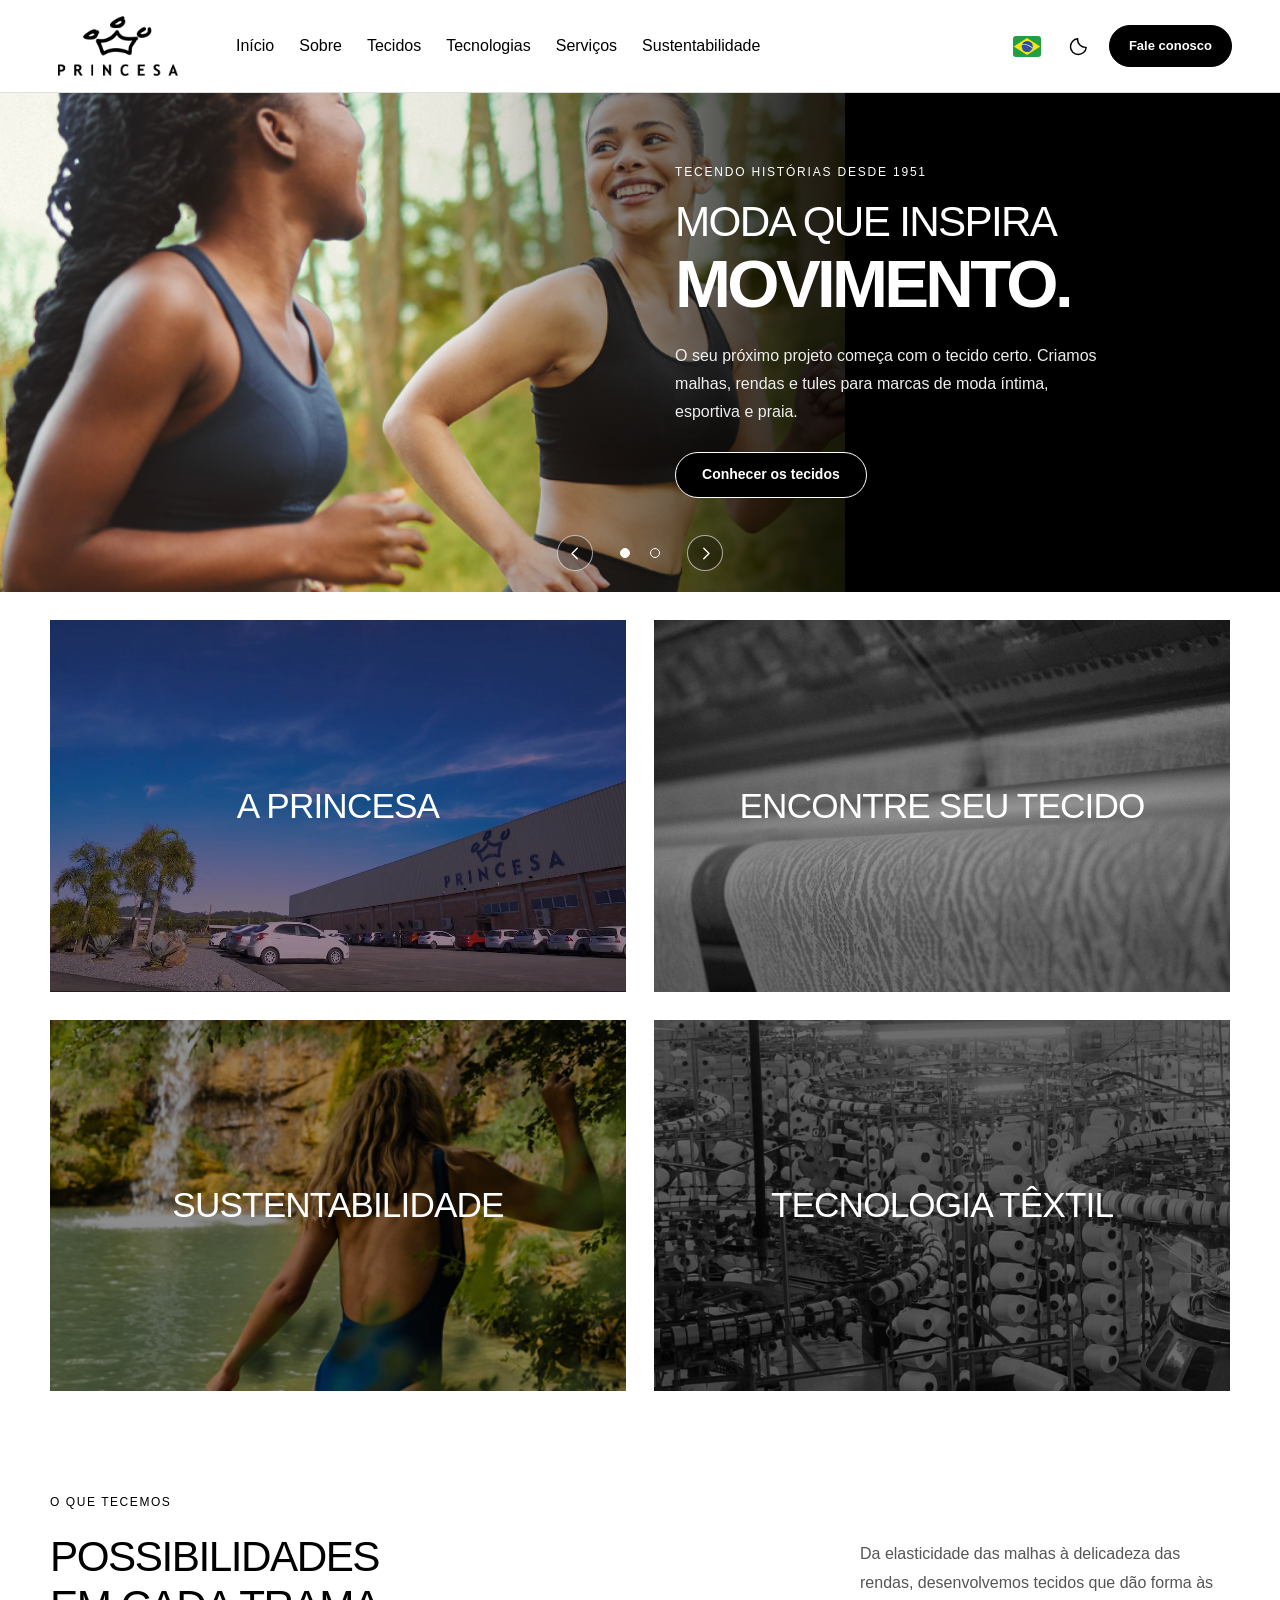
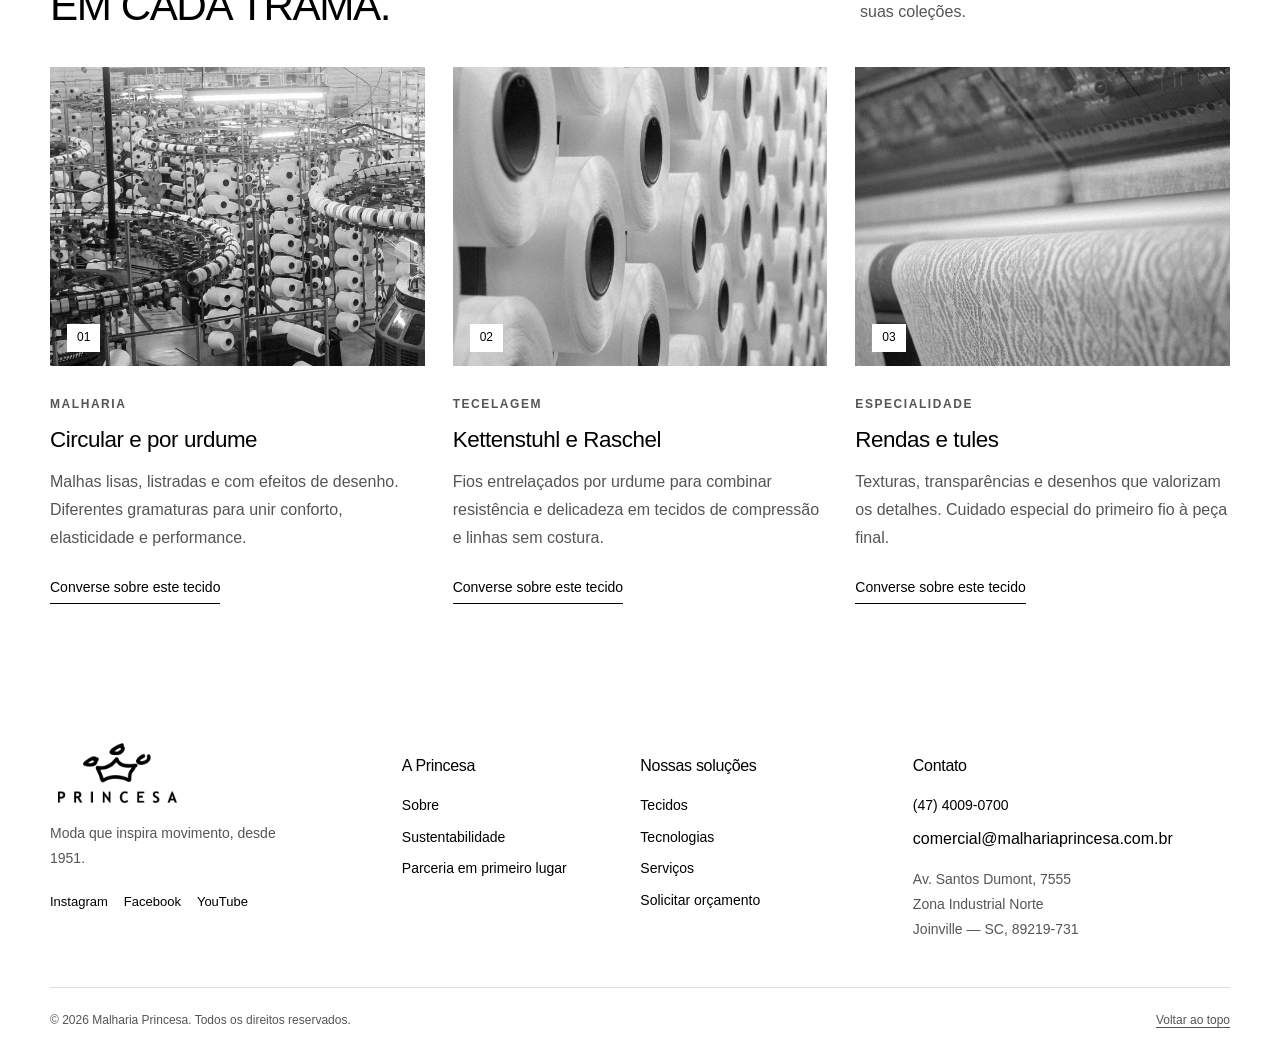
<file: index.html>
<!doctype html>
<html lang="pt-BR" data-theme="light">
<head>
  <meta charset="utf-8">
  <meta name="viewport" content="width=device-width,initial-scale=1">
  <meta name="description" content="Desde 1951, a Malharia Princesa desenvolve tecidos para moda íntima, esportiva e praia em Joinville, Santa Catarina.">
  <meta name="theme-color" content="#ffffff">
  <title>Malharia Princesa — Moda que inspira movimento</title>
  <link rel="icon" type="image/svg+xml" href="data:image/svg+xml,%3Csvg xmlns='http://www.w3.org/2000/svg' viewBox='0 0 32 32'%3E%3Crect width='32' height='32' rx='7' fill='%23000000'/%3E%3Cpath d='m6 12 5 4 5-8 5 8 5-4-3 12H9Z' fill='none' stroke='white' stroke-width='2.4' stroke-linejoin='round'/%3E%3C/svg%3E">
  <link rel="stylesheet" href="css/site.css">
  <link rel="stylesheet" href="css/campaign-layout.css">
  <script src="js/theme.js"></script>
  <script src="js/translations.js" defer></script>
  <script src="js/site.js" defer></script>
</head>
<body>
  <a class="skip-link" href="#conteudo" data-i18n="ui.skip">Pular para o conteúdo</a>
  <header class="site-header" id="siteHeader">
    <div class="header-inner">
      <a class="brand" href="#topo" aria-label="Malharia Princesa — início" data-i18n-aria="ui.home">
        <img class="logo-light" src="assets/images/logo-dark.png" width="314" height="158" alt="Malharia Princesa">
        <img class="logo-dark" src="assets/images/logo-negativo.png" width="1705" height="818" alt="Malharia Princesa">
      </a>
      <nav class="desktop-nav" aria-label="Navegação principal" data-i18n-aria="ui.navigation">
        <a href="#topo" data-i18n="home.start">Início</a>
        <a href="institucional.html#sobre" data-i18n="nav.about">Sobre</a>
        <a href="#tecidos" data-i18n="nav.fabrics">Tecidos</a>
        <a href="institucional.html#tecnologias" data-i18n="nav.technologies">Tecnologias</a>
        <a href="institucional.html#servicos" data-i18n="nav.services">Serviços</a>
        <a href="institucional.html#sustentabilidade" data-i18n="nav.sustainability">Sustentabilidade</a>
      </nav>
      <div class="header-tools">
        <details id="languagePicker" class="language-picker">
          <summary id="languageSelect" class="icon-button language-select" aria-label="Selecionar idioma: Português (Brasil)" data-i18n-aria="language.select" title="Português (Brasil)"><img id="languageFlag" class="language-flag" src="assets/flags/br.svg" width="28" height="21" alt="" aria-hidden="true"></summary>
          <div class="language-options" role="group" aria-label="Selecionar idioma" data-i18n-aria="language.select">
            <button class="language-option" type="button" data-language="pt-BR" data-language-name="Português (Brasil)" aria-label="Português (Brasil)" aria-pressed="true" title="Português (Brasil)" lang="pt-BR"><img class="language-flag" src="assets/flags/br.svg" width="28" height="21" alt="" aria-hidden="true"></button>
            <button class="language-option" type="button" data-language="en" data-language-name="English (United States)" aria-label="English (United States)" aria-pressed="false" title="English (United States)" lang="en"><img class="language-flag" src="assets/flags/us.svg" width="28" height="21" alt="" aria-hidden="true"></button>
            <button class="language-option" type="button" data-language="es" data-language-name="Español (España)" aria-label="Español (España)" aria-pressed="false" title="Español (España)" lang="es"><img class="language-flag" src="assets/flags/es.svg" width="28" height="21" alt="" aria-hidden="true"></button>
            <button class="language-option" type="button" data-language="zh-CN" data-language-name="简体中文（中国）" aria-label="简体中文（中国）" aria-pressed="false" title="简体中文（中国）" lang="zh-CN"><img class="language-flag" src="assets/flags/cn.svg" width="28" height="21" alt="" aria-hidden="true"></button>
          </div>
        </details>
        <button id="themeToggle" class="icon-button theme-toggle" type="button" aria-label="Alternar entre tema claro e escuro" data-i18n-aria="theme.toggle" aria-pressed="false">
          <svg class="moon" viewBox="0 0 24 24" aria-hidden="true"><path d="M20.8 13A9 9 0 0 1 11 3.2 9 9 0 1 0 20.8 13Z"/></svg>
          <svg class="sun" viewBox="0 0 24 24" aria-hidden="true"><circle cx="12" cy="12" r="4"/><path d="M12 2v2m0 16v2M2 12h2m16 0h2M5 5l1.5 1.5m11 11L19 19M5 19l1.5-1.5m11-11L19 5"/></svg>
        </button>
        <a class="button button-small header-contact" href="institucional.html#contato" data-i18n="nav.contact">Fale conosco</a>
        <button id="burger" class="icon-button burger" aria-expanded="false" aria-controls="mobileNav" aria-label="Abrir menu" data-i18n-aria="menu.open" type="button"><span></span><span></span></button>
      </div>
    </div>
    <nav id="mobileNav" class="mobile-nav" aria-label="Navegação principal" data-i18n-aria="ui.navigation" hidden>
      <a href="#topo" data-i18n="home.start">Início</a>
      <a href="institucional.html#sobre" data-i18n="nav.about">Sobre</a><a href="#tecidos" data-i18n="nav.fabrics">Tecidos</a><a href="institucional.html#tecnologias" data-i18n="nav.technologies">Tecnologias</a><a href="institucional.html#servicos" data-i18n="nav.services">Serviços</a><a href="institucional.html#sustentabilidade" data-i18n="nav.sustainability">Sustentabilidade</a><a href="institucional.html#contato" data-i18n="nav.contact">Fale conosco</a>
    </nav>
  </header>
  <main id="conteudo">
    <section class="hero" id="topo" aria-label="Destaques da Malharia Princesa" data-i18n-aria="home.campaign">
      <article class="campaign-slide campaign-slide--fashion" data-campaign>
        <img class="campaign-image" src="assets/images/contato.jpeg" width="700" height="875" alt="Moda esportiva em movimento" data-i18n-alt="ui.heroAlt" fetchpriority="high" draggable="false">
        <div class="campaign-inner"><div class="campaign-copy">
          <p class="eyebrow" data-i18n="ui.since">Tecendo histórias desde 1951</p>
          <h1 class="campaign-heading"><span data-i18n="ui.heroStart">Moda que inspira</span><em data-i18n="ui.heroEnd">movimento.</em></h1>
          <p class="campaign-description" data-i18n="ui.heroDescription">O seu próximo projeto começa com o tecido certo. Criamos malhas, rendas e tules para marcas de moda íntima, esportiva e praia.</p>
          <a class="button" href="#tecidos" data-i18n="hero.fabricsCta">Conhecer os tecidos</a>
        </div></div>
      </article>
      <article class="campaign-slide campaign-slide--factory" data-campaign hidden>
        <img class="campaign-image" src="assets/images/fabrica-princesa.jpg" width="1280" height="720" alt="Fachada da Malharia Princesa em Joinville" data-i18n-alt="home.factoryAlt" draggable="false">
        <div class="campaign-inner"><div class="campaign-copy">
          <p class="eyebrow" data-i18n="hero.location">Joinville · SC · Brasil</p>
          <h2 class="campaign-heading campaign-heading--factory"><span data-i18n="home.factoryStart">75 anos de história.</span><strong data-i18n="home.factoryStrong">O futuro em cada fio.</strong></h2>
          <p class="campaign-description" data-i18n="home.factoryText">Da nossa história em Joinville às coleções de todo o Brasil. Conhecimento, tecnologia e cuidado em cada etapa.</p>
          <a class="button" href="institucional.html#sobre" data-i18n="home.aboutCta">Conheça a Princesa</a>
        </div></div>
      </article>
      <div class="campaign-controls">
        <button class="campaign-control" id="campaignPrev" type="button" aria-label="Destaque anterior" data-i18n-aria="home.previous"><svg viewBox="0 0 24 24" aria-hidden="true"><path d="m14 6-6 6 6 6"/></svg></button>
        <div class="campaign-dots"><button class="campaign-dot" type="button" data-campaign-index="0" aria-label="Ver destaque de moda" data-i18n-aria="home.slideFashion" aria-pressed="true"></button><button class="campaign-dot" type="button" data-campaign-index="1" aria-label="Ver destaque da Princesa" data-i18n-aria="home.slideHistory" aria-pressed="false"></button></div>
        <button class="campaign-control" id="campaignNext" type="button" aria-label="Próximo destaque" data-i18n-aria="home.next"><svg viewBox="0 0 24 24" aria-hidden="true"><path d="m10 6 6 6-6 6"/></svg></button>
      </div>
      <span class="sr-only" id="campaignStatus" aria-live="polite" data-i18n="home.slideFashion">Ver destaque de moda</span>
    </section>

    <nav class="feature-navigation container" aria-label="Explore a Princesa" data-i18n-aria="home.explore">
      <a class="feature-tile feature-tile--brand" href="institucional.html#sobre"><img src="assets/images/fabrica-princesa.jpg" width="1280" height="720" alt="" loading="lazy"><span class="feature-label" data-i18n="home.brandTile">A Princesa</span></a>
      <a class="feature-tile" href="#tecidos"><img src="assets/images/tecido-rendas.jpeg" width="700" height="525" alt="" loading="lazy"><span class="feature-label" data-i18n="home.fabricTile">Encontre seu tecido</span></a>
      <a class="feature-tile feature-tile--nature" href="institucional.html#sustentabilidade"><img src="assets/images/sustentabilidade.jpeg" width="500" height="312" alt="" loading="lazy"><span class="feature-label" data-i18n="nav.sustainability">Sustentabilidade</span></a>
      <a class="feature-tile feature-tile--technology" href="institucional.html#tecnologias"><img src="assets/images/tecido-malharia.jpeg" width="700" height="525" alt="" loading="lazy"><span class="feature-label" data-i18n="home.technologyTile">Tecnologia têxtil</span></a>
    </nav>


    <section class="section fabrics-section" id="tecidos">
      <div class="container">
        <div class="section-heading"><div><p class="eyebrow" data-i18n="fabrics.eyebrow">O QUE TECEMOS</p><h2 data-i18n="ui.fabricsHeading">Possibilidades em<br>cada trama.</h2></div><p class="section-intro" data-i18n="ui.fabricsIntro">Da elasticidade das malhas à delicadeza das rendas, desenvolvemos tecidos que dão forma às suas coleções.</p></div>
        <div class="fabric-grid">
          <article class="fabric-card"><div class="fabric-image"><img src="assets/images/tecido-malharia.jpeg" width="700" height="525" loading="lazy" alt="Malharia circular e por urdume" data-i18n-alt="alt.knitting"><span class="image-index">01</span></div><div class="fabric-info"><span class="category" data-i18n="ui.knitting">MALHARIA</span><h3 data-i18n="fabrics.card1.title">Circular e por urdume</h3><p data-i18n="ui.knittingText">Malhas lisas, listradas e com efeitos de desenho. Diferentes gramaturas para unir conforto, elasticidade e performance.</p><a class="text-link" href="institucional.html#contato" data-i18n="ui.fabricContact">Converse sobre este tecido</a></div></article>
          <article class="fabric-card"><div class="fabric-image"><img src="assets/images/tecido-tecelagem.jpeg" width="700" height="525" loading="lazy" alt="Tecelagem Kettenstuhl e Raschel" data-i18n-alt="alt.weaving"><span class="image-index">02</span></div><div class="fabric-info"><span class="category" data-i18n="ui.weaving">TECELAGEM</span><h3 data-i18n="fabrics.card2.title">Kettenstuhl e Raschel</h3><p data-i18n="ui.weavingText">Fios entrelaçados por urdume para combinar resistência e delicadeza em tecidos de compressão e linhas sem costura.</p><a class="text-link" href="institucional.html#contato" data-i18n="ui.fabricContact">Converse sobre este tecido</a></div></article>
          <article class="fabric-card"><div class="fabric-image"><img src="assets/images/tecido-rendas.jpeg" width="700" height="525" loading="lazy" alt="Rendas e tules Malharia Princesa" data-i18n-alt="alt.laces"><span class="image-index">03</span></div><div class="fabric-info"><span class="category" data-i18n="ui.specialty">ESPECIALIDADE</span><h3 data-i18n="fabrics.card3.title">Rendas e tules</h3><p data-i18n="ui.lacesText">Texturas, transparências e desenhos que valorizam os detalhes. Cuidado especial do primeiro fio à peça final.</p><a class="text-link" href="institucional.html#contato" data-i18n="ui.fabricContact">Converse sobre este tecido</a></div></article>
        </div>
      </div>
    </section>

  </main>

  <footer class="site-footer"><div class="container">
    <div class="footer-grid">
      <div class="footer-company-column"><a class="brand footer-brand" href="#topo" aria-label="Malharia Princesa — início" data-i18n-aria="ui.home"><img class="logo-light" src="assets/images/logo-dark.png" width="314" height="158" alt="Malharia Princesa"><img class="logo-dark" src="assets/images/logo-negativo.png" width="1705" height="818" alt="Malharia Princesa"></a><p class="footer-brand-copy" data-i18n="footer.tagline">Moda que inspira movimento, desde 1951.</p><div class="footer-social"><a href="https://www.instagram.com/malhariaprincesa/" target="_blank" rel="noopener noreferrer">Instagram</a><a href="https://www.facebook.com/malhariaprincesa/" target="_blank" rel="noopener noreferrer">Facebook</a><a href="https://youtube.com/UC2OhDOa1EUY6WdGFtgR7V8w" target="_blank" rel="noopener noreferrer">YouTube</a></div></div>
      <div><h3 class="footer-heading" data-i18n="home.brandTile">A Princesa</h3><nav class="footer-links"><a href="institucional.html#sobre" data-i18n="nav.about">Sobre</a><a href="institucional.html#sustentabilidade" data-i18n="nav.sustainability">Sustentabilidade</a><a href="institucional.html#depoimentos" data-i18n="testimonials.title">Parceria em primeiro lugar</a></nav></div>
      <div><h3 class="footer-heading" data-i18n="home.solutions">Nossas soluções</h3><nav class="footer-links"><a href="#tecidos" data-i18n="nav.fabrics">Tecidos</a><a href="institucional.html#tecnologias" data-i18n="nav.technologies">Tecnologias</a><a href="institucional.html#servicos" data-i18n="nav.services">Serviços</a><a href="institucional.html#contato" data-i18n="hero.quoteCta">Solicitar orçamento</a></nav></div>
      <div class="footer-contact-column"><h3 class="footer-heading" data-i18n="contact.contact">Contato</h3><div class="footer-links"><a href="tel:+554740090700">(47) 4009-0700</a><a class="contact-email" href="mailto:comercial@malhariaprincesa.com.br">comercial@malhariaprincesa.com.br</a></div><p class="footer-address">Av. Santos Dumont, 7555<br>Zona Industrial Norte<br>Joinville — SC, 89219-731</p></div>
    </div>
    <div class="footer-bottom"><p data-i18n="footer.copyright">© 2026 Malharia Princesa. Todos os direitos reservados.</p><a class="back-top" href="#topo" data-i18n="home.backTop">Voltar ao topo</a></div>
  </div></footer>
</body>
</html>
</file>
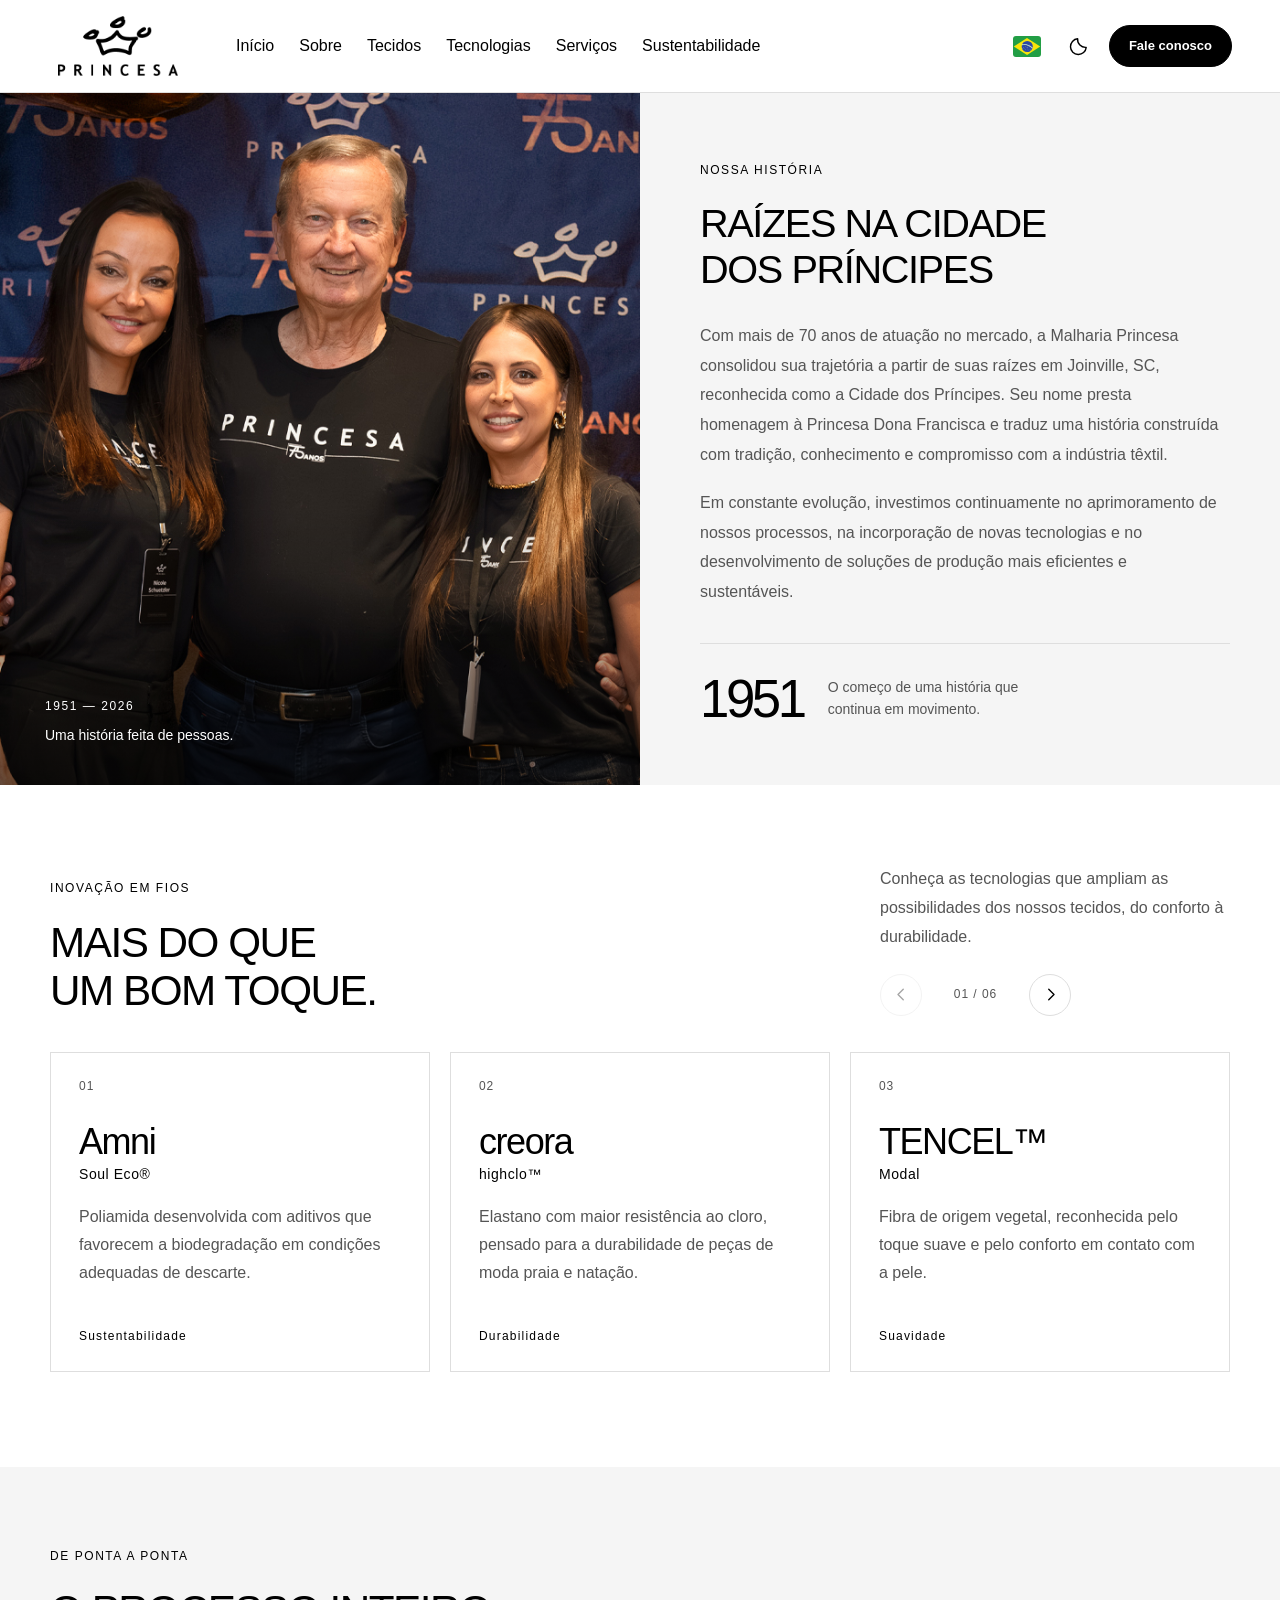
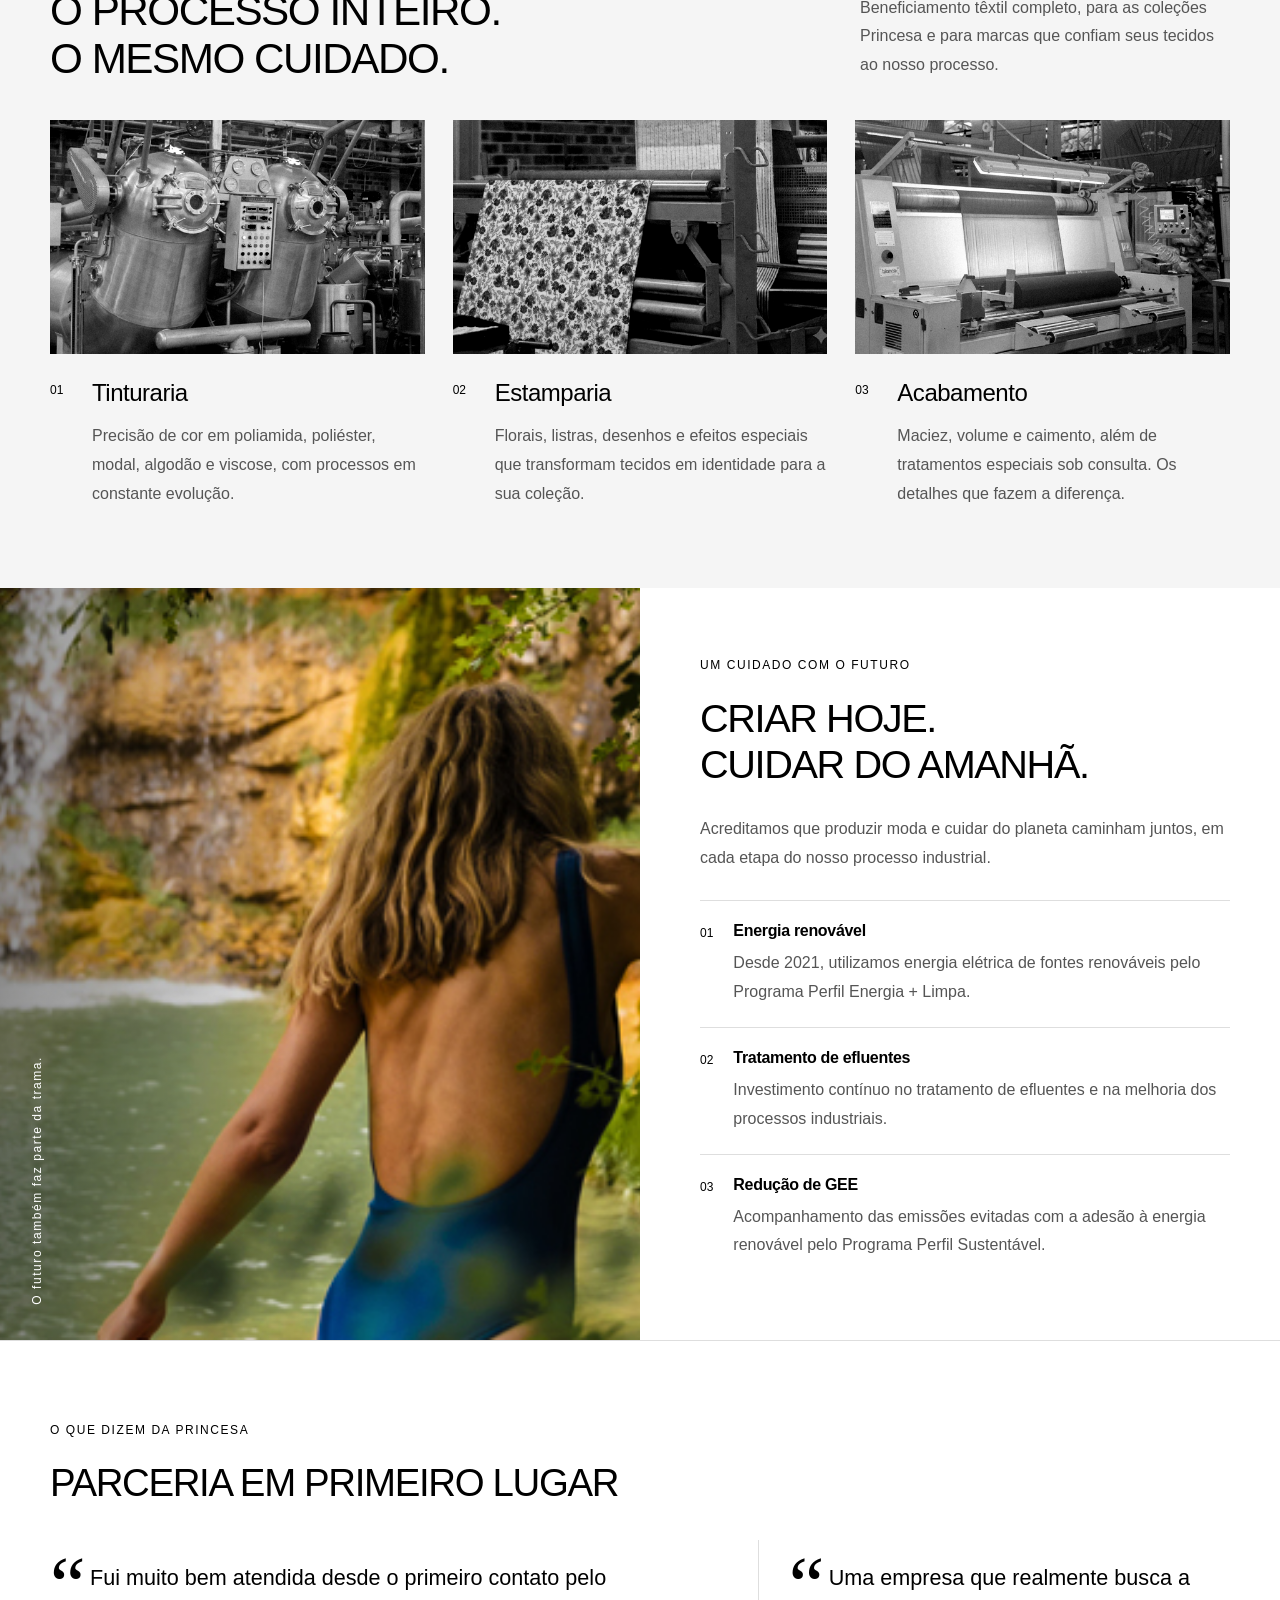
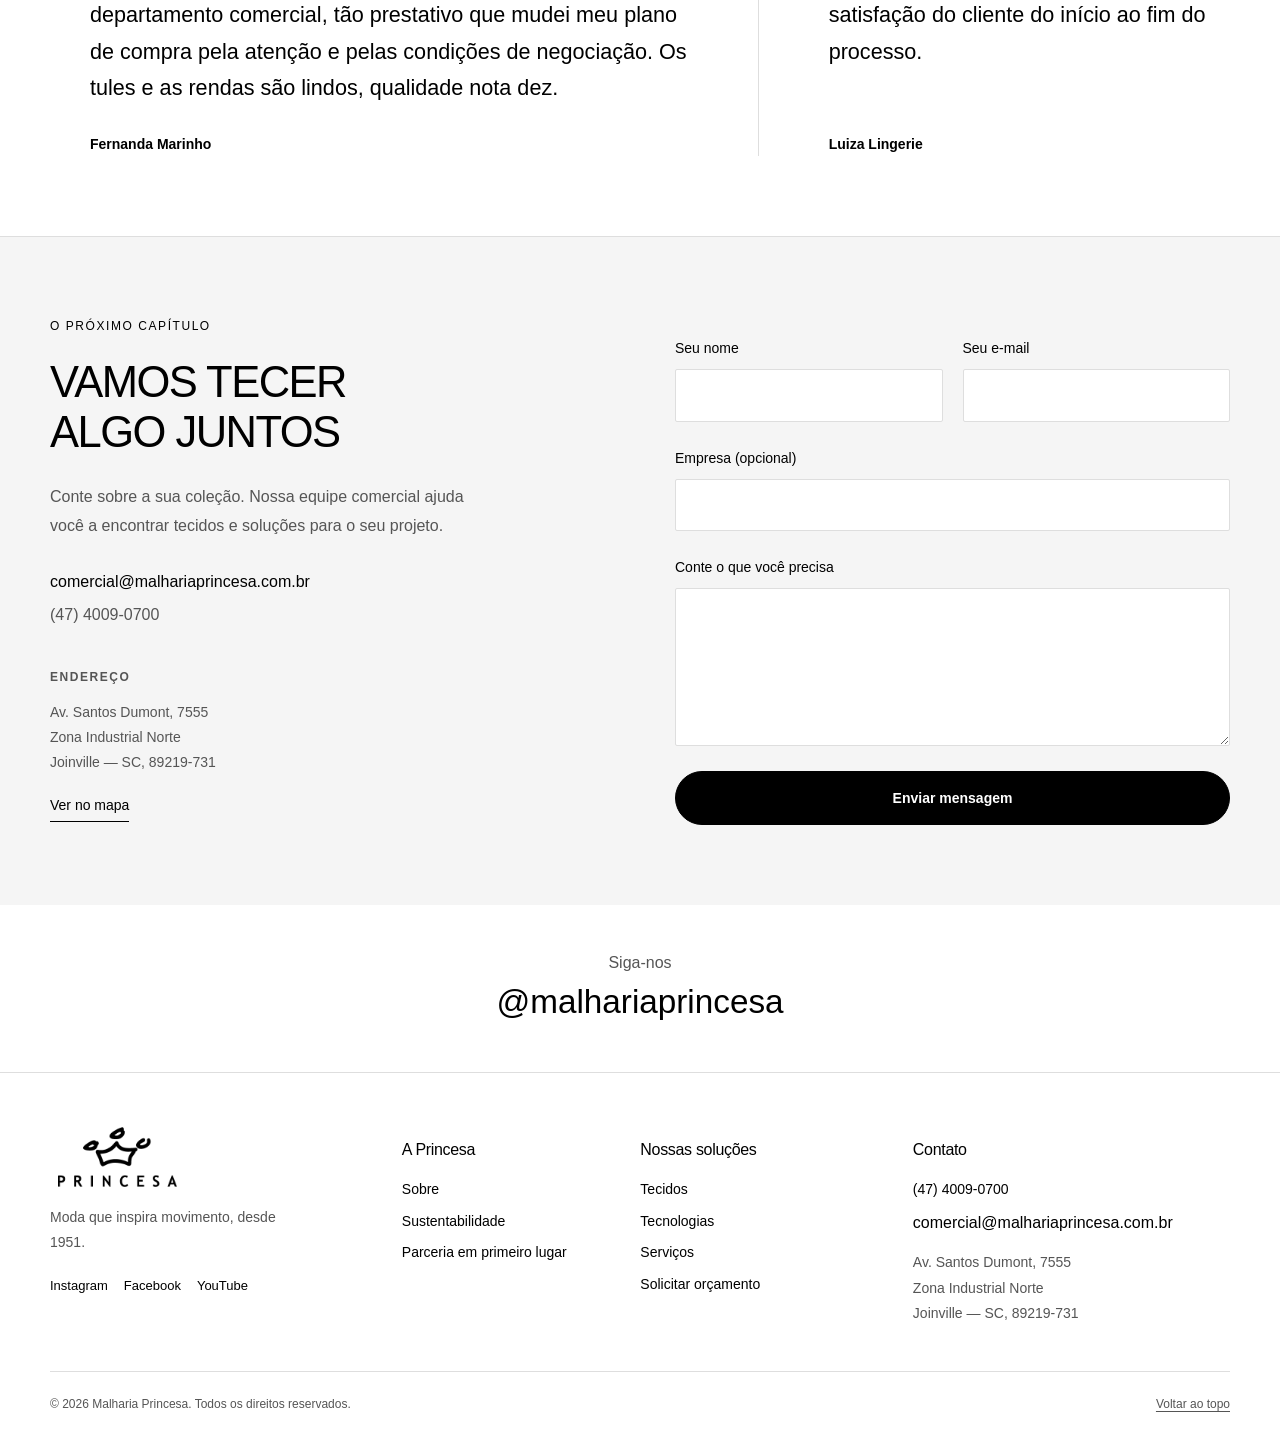
<file: institucional.html>
<!doctype html>
<html lang="pt-BR" data-theme="light">
<head>
  <meta charset="utf-8">
  <meta name="viewport" content="width=device-width,initial-scale=1">
  <meta name="description" content="Desde 1951, a Malharia Princesa desenvolve tecidos para moda íntima, esportiva e praia em Joinville, Santa Catarina.">
  <meta name="theme-color" content="#ffffff">
  <title>Malharia Princesa — Moda que inspira movimento</title>
  <link rel="icon" type="image/svg+xml" href="data:image/svg+xml,%3Csvg xmlns='http://www.w3.org/2000/svg' viewBox='0 0 32 32'%3E%3Crect width='32' height='32' rx='7' fill='%23000000'/%3E%3Cpath d='m6 12 5 4 5-8 5 8 5-4-3 12H9Z' fill='none' stroke='white' stroke-width='2.4' stroke-linejoin='round'/%3E%3C/svg%3E">
  <link rel="stylesheet" href="css/site.css">
  <link rel="stylesheet" href="css/campaign-layout.css">
  <script src="js/theme.js"></script>
  <script src="js/translations.js" defer></script>
  <script src="js/site.js" defer></script>
</head>
<body>
  <a class="skip-link" href="#conteudo" data-i18n="ui.skip">Pular para o conteúdo</a>
  <header class="site-header" id="siteHeader">
    <div class="header-inner">
      <a class="brand" href="index.html#topo" aria-label="Malharia Princesa — início" data-i18n-aria="ui.home">
        <img class="logo-light" src="assets/images/logo-dark.png" width="314" height="158" alt="Malharia Princesa">
        <img class="logo-dark" src="assets/images/logo-negativo.png" width="1705" height="818" alt="Malharia Princesa">
      </a>
      <nav class="desktop-nav" aria-label="Navegação principal" data-i18n-aria="ui.navigation">
        <a href="index.html#topo" data-i18n="home.start">Início</a>
        <a href="#sobre" data-i18n="nav.about">Sobre</a>
        <a href="index.html#tecidos" data-i18n="nav.fabrics">Tecidos</a>
        <a href="#tecnologias" data-i18n="nav.technologies">Tecnologias</a>
        <a href="#servicos" data-i18n="nav.services">Serviços</a>
        <a href="#sustentabilidade" data-i18n="nav.sustainability">Sustentabilidade</a>
      </nav>
      <div class="header-tools">
        <details id="languagePicker" class="language-picker">
          <summary id="languageSelect" class="icon-button language-select" aria-label="Selecionar idioma: Português (Brasil)" data-i18n-aria="language.select" title="Português (Brasil)"><img id="languageFlag" class="language-flag" src="assets/flags/br.svg" width="28" height="21" alt="" aria-hidden="true"></summary>
          <div class="language-options" role="group" aria-label="Selecionar idioma" data-i18n-aria="language.select">
            <button class="language-option" type="button" data-language="pt-BR" data-language-name="Português (Brasil)" aria-label="Português (Brasil)" aria-pressed="true" title="Português (Brasil)" lang="pt-BR"><img class="language-flag" src="assets/flags/br.svg" width="28" height="21" alt="" aria-hidden="true"></button>
            <button class="language-option" type="button" data-language="en" data-language-name="English (United States)" aria-label="English (United States)" aria-pressed="false" title="English (United States)" lang="en"><img class="language-flag" src="assets/flags/us.svg" width="28" height="21" alt="" aria-hidden="true"></button>
            <button class="language-option" type="button" data-language="es" data-language-name="Español (España)" aria-label="Español (España)" aria-pressed="false" title="Español (España)" lang="es"><img class="language-flag" src="assets/flags/es.svg" width="28" height="21" alt="" aria-hidden="true"></button>
            <button class="language-option" type="button" data-language="zh-CN" data-language-name="简体中文（中国）" aria-label="简体中文（中国）" aria-pressed="false" title="简体中文（中国）" lang="zh-CN"><img class="language-flag" src="assets/flags/cn.svg" width="28" height="21" alt="" aria-hidden="true"></button>
          </div>
        </details>
        <button id="themeToggle" class="icon-button theme-toggle" type="button" aria-label="Alternar entre tema claro e escuro" data-i18n-aria="theme.toggle" aria-pressed="false">
          <svg class="moon" viewBox="0 0 24 24" aria-hidden="true"><path d="M20.8 13A9 9 0 0 1 11 3.2 9 9 0 1 0 20.8 13Z"/></svg>
          <svg class="sun" viewBox="0 0 24 24" aria-hidden="true"><circle cx="12" cy="12" r="4"/><path d="M12 2v2m0 16v2M2 12h2m16 0h2M5 5l1.5 1.5m11 11L19 19M5 19l1.5-1.5m11-11L19 5"/></svg>
        </button>
        <a class="button button-small header-contact" href="#contato" data-i18n="nav.contact">Fale conosco</a>
        <button id="burger" class="icon-button burger" aria-expanded="false" aria-controls="mobileNav" aria-label="Abrir menu" data-i18n-aria="menu.open" type="button"><span></span><span></span></button>
      </div>
    </div>
    <nav id="mobileNav" class="mobile-nav" aria-label="Navegação principal" data-i18n-aria="ui.navigation" hidden>
      <a href="index.html#topo" data-i18n="home.start">Início</a>
      <a href="#sobre" data-i18n="nav.about">Sobre</a><a href="index.html#tecidos" data-i18n="nav.fabrics">Tecidos</a><a href="#tecnologias" data-i18n="nav.technologies">Tecnologias</a><a href="#servicos" data-i18n="nav.services">Serviços</a><a href="#sustentabilidade" data-i18n="nav.sustainability">Sustentabilidade</a><a href="#contato" data-i18n="nav.contact">Fale conosco</a>
    </nav>
  </header>
  <main id="conteudo">
    <section class="about-section" id="sobre">
      <div class="about-media"><img src="assets/images/sobre.jpeg" width="700" height="933" loading="lazy" alt="Equipe e história da Malharia Princesa" data-i18n-alt="ui.aboutAlt"><div class="about-caption"><span>1951 — 2026</span><span data-i18n="ui.aboutCaption">Uma história feita de pessoas.</span></div></div>
      <div class="about-copy"><p class="eyebrow" data-i18n="about.eyebrow">NOSSA HISTÓRIA</p><h2 data-i18n="about.title">Raízes na Cidade dos Príncipes</h2><p data-i18n="about.p1">Com mais de 70 anos de atuação no mercado, a Malharia Princesa consolidou sua trajetória a partir de suas raízes em Joinville, SC, reconhecida como a Cidade dos Príncipes. Seu nome presta homenagem à Princesa Dona Francisca e traduz uma história construída com tradição, conhecimento e compromisso com a indústria têxtil.</p><p data-i18n="about.p3">Em constante evolução, investimos na melhoria dos processos e em novas tecnologias para construir soluções mais eficientes e sustentáveis.</p><div class="about-signature"><span class="large-year">1951</span><span data-i18n="ui.aboutSignature">O começo de uma história<br>que continua em movimento.</span></div></div>
    </section>

    <section class="section technology-section" id="tecnologias">
      <div class="container">
        <div class="section-heading"><div><p class="eyebrow" data-i18n="tech.eyebrow">INOVAÇÃO EM FIOS</p><h2 data-i18n="ui.techHeading">Mais do que<br>um bom toque.</h2></div><div class="technology-intro"><p data-i18n="ui.techIntro">Conheça as tecnologias que ampliam as possibilidades dos nossos tecidos, do conforto à durabilidade.</p><div class="carousel-controls"><button class="icon-button carousel-button" id="techPrev" type="button" aria-label="Tecnologia anterior" data-i18n-aria="carousel.previous" disabled><svg viewBox="0 0 24 24" aria-hidden="true"><path d="m14 6-6 6 6 6"/></svg></button><span id="techCounter" class="carousel-counter" aria-live="polite">01 / 06</span><button class="icon-button carousel-button" id="techNext" type="button" aria-label="Próxima tecnologia" data-i18n-aria="carousel.next"><svg viewBox="0 0 24 24" aria-hidden="true"><path d="m10 6 6 6-6 6"/></svg></button></div></div></div>
        <div class="tech-carousel" id="techCarousel" tabindex="0" role="region" aria-label="Tecnologias e selos" data-i18n-aria="tech.title">
          <article class="tech-card"><span class="tech-number">01</span><h3 class="tech-brand tech-brand-amni">Amni<br><span>Soul Eco®</span></h3><p data-i18n="ui.amniText">Poliamida desenvolvida com aditivos que favorecem a biodegradação em condições adequadas de descarte.</p><span class="tech-category" data-i18n="ui.techSustainability">SUSTENTABILIDADE</span></article>
          <article class="tech-card"><span class="tech-number">02</span><h3 class="tech-brand">creora<span>highclo™</span></h3><p data-i18n="ui.creoraText">Elastano com maior resistência ao cloro, pensado para a durabilidade de peças de moda praia e natação.</p><span class="tech-category" data-i18n="ui.techDurability">DURABILIDADE</span></article>
          <article class="tech-card"><span class="tech-number">03</span><h3 class="tech-brand">TENCEL™<span>Modal</span></h3><p data-i18n="ui.tencelText">Fibra de origem vegetal, reconhecida pelo toque suave e pelo conforto em contato com a pele.</p><span class="tech-category" data-i18n="ui.techSoftness">SUAVIDADE</span></article>
          <article class="tech-card"><span class="tech-number">04</span><h3 class="tech-brand">Kelp™<span data-i18n="ui.bioactive">Fio bioativo</span></h3><p data-i18n="ui.kelpText">Fio com micropartículas de cristais bioativos, disponível para o desenvolvimento de artigos especiais.</p><span class="tech-category" data-i18n="ui.techInnovation">INOVAÇÃO</span></article>
          <article class="tech-card"><span class="tech-number">05</span><h3 class="tech-brand">Aloe<span>Vera</span></h3><p data-i18n="ui.aloeText">Acabamento com extrato de aloe vera aplicado ao tecido, uma possibilidade para agregar cuidado ao toque.</p><span class="tech-category" data-i18n="ui.techCare">CUIDADO</span></article>
          <article class="tech-card"><span class="tech-number">06</span><h3 class="tech-brand">Green<span>Fiber™</span></h3><p data-i18n="ui.greenText">Fio produzido em ciclo fechado, com foco no uso eficiente de recursos durante a produção.</p><span class="tech-category" data-i18n="ui.techSustainability">SUSTENTABILIDADE</span></article>
        </div>
      </div>
    </section>

    <section class="section services-section" id="servicos">
      <div class="container"><div class="section-heading"><div><p class="eyebrow" data-i18n="services.eyebrow">DE PONTA A PONTA</p><h2 data-i18n="ui.servicesHeading">O processo inteiro.<br>O mesmo cuidado.</h2></div><p class="section-intro" data-i18n="services.intro">Beneficiamento têxtil completo, para as coleções Princesa e para marcas que confiam seus tecidos ao nosso processo.</p></div>
        <div class="service-grid"><article class="service-card"><img src="assets/images/servico-tinturaria.jpeg" width="600" height="450" loading="lazy" alt="Tinturaria Malharia Princesa" data-i18n-alt="alt.dyeing"><div><span class="service-number">01</span><h3 data-i18n="services.dyeing.label">Tinturaria</h3><p data-i18n="ui.dyeingText">Precisão de cor em poliamida, poliéster, modal, algodão e viscose, com processos em constante evolução.</p></div></article><article class="service-card"><img src="assets/images/servico-estamparia.jpeg" width="600" height="450" loading="lazy" alt="Estamparia Malharia Princesa" data-i18n-alt="alt.printing"><div><span class="service-number">02</span><h3 data-i18n="services.printing.label">Estamparia</h3><p data-i18n="ui.printingText">Florais, listras, desenhos e efeitos especiais que transformam tecidos em identidade para a sua coleção.</p></div></article><article class="service-card"><img src="assets/images/servico-acabamento.jpeg" width="600" height="450" loading="lazy" alt="Acabamento Malharia Princesa" data-i18n-alt="alt.finishing"><div><span class="service-number">03</span><h3 data-i18n="services.finishing.label">Acabamento</h3><p data-i18n="ui.finishingText">Maciez, volume e caimento, além de tratamentos especiais sob consulta. Os detalhes que fazem a diferença.</p></div></article></div>
      </div>
    </section>

    <section class="sustainability-section" id="sustentabilidade">
      <div class="sustainability-image"><img src="assets/images/sustentabilidade.jpeg" width="500" height="312" loading="lazy" alt="Moda praia em contato com a natureza" data-i18n-alt="ui.natureAlt"><span class="vertical-label" data-i18n="ui.futureLabel">O FUTURO TAMBÉM FAZ PARTE DA TRAMA.</span></div>
      <div class="sustainability-copy"><p class="eyebrow" data-i18n="sustainability.eyebrow">UM CUIDADO COM O FUTURO</p><h2 data-i18n="ui.sustainHeading">Criar hoje.<br>Cuidar do amanhã.</h2><p data-i18n="sustainability.intro">Acreditamos que produzir moda e cuidar do planeta caminham juntos, em cada etapa do nosso processo industrial.</p><div class="sustainability-item"><span>01</span><div><h3 data-i18n="sustainability.renewable.label">Energia renovável</h3><p data-i18n="ui.renewableText">Desde 2021, utilizamos energia elétrica de fontes renováveis pelo Programa Perfil Energia + Limpa.</p></div></div><div class="sustainability-item"><span>02</span><div><h3 data-i18n="sustainability.water.title">Tratamento de efluentes</h3><p data-i18n="ui.waterText">Investimento contínuo no tratamento de efluentes e na melhoria dos processos industriais.</p></div></div><div class="sustainability-item"><span>03</span><div><h3 data-i18n="sustainability.kyoto.title">Redução de GEE</h3><p data-i18n="ui.emissionsText">Acompanhamento das emissões evitadas com a adesão à energia renovável pelo Programa Perfil Sustentável.</p></div></div></div>
    </section>

    <section class="section testimonials-section" id="depoimentos"><div class="container"><p class="eyebrow" data-i18n="testimonials.eyebrow">O QUE DIZEM DA PRINCESA</p><h2 data-i18n="testimonials.title">Parceria em primeiro lugar</h2><div class="testimonial-grid"><figure><span class="quote-mark" aria-hidden="true">“</span><blockquote data-i18n="testimonials.quote1">Fui muito bem atendida desde o primeiro contato pelo departamento comercial, tão prestativo que mudei meu plano de compra pela atenção e pelas condições de negociação. Os tules e as rendas são lindos, qualidade nota dez.</blockquote><figcaption>Fernanda Marinho</figcaption></figure><figure><span class="quote-mark" aria-hidden="true">“</span><blockquote data-i18n="testimonials.quote2">Uma empresa que realmente busca a satisfação do cliente do início ao fim do processo.</blockquote><figcaption>Luiza Lingerie</figcaption></figure></div></div></section>

    <section class="section contact-section" id="contato">
      <div class="container contact-grid"><div class="contact-copy"><p class="eyebrow" data-i18n="ui.contactEyebrow">O PRÓXIMO CAPÍTULO</p><h2 data-i18n="contact.title">Vamos tecer algo juntos</h2><p class="contact-intro" data-i18n="ui.contactIntro">Conte sobre a sua coleção. Nossa equipe comercial ajuda você a encontrar tecidos e soluções para o seu projeto.</p><a class="contact-email" href="mailto:comercial@malhariaprincesa.com.br">comercial@malhariaprincesa.com.br</a><a class="contact-phone" href="tel:+554740090700">(47) 4009-0700</a><div class="address"><span class="category" data-i18n="contact.address">ENDEREÇO</span><p>Av. Santos Dumont, 7555<br>Zona Industrial Norte<br>Joinville — SC, 89219-731</p><a class="text-link" href="https://www.google.com/maps/search/?api=1&amp;query=Malharia+Princesa+Av+Santos+Dumont+7555+Joinville" target="_blank" rel="noopener noreferrer" data-i18n="ui.map">Ver no mapa</a></div></div>
        <form class="contact-form" action="https://formsubmit.co/mkt@malhariaprincesa.com.br" method="POST">
          <div class="form-row"><div class="field"><label for="contactName" data-i18n="form.name">Seu nome</label><input id="contactName" name="nome" autocomplete="name" required maxlength="120"></div><div class="field"><label for="contactEmail" data-i18n="form.email">Seu e-mail</label><input id="contactEmail" name="email" type="email" autocomplete="email" required maxlength="254"></div></div>
          <div class="field"><label for="contactCompany" data-i18n="form.company">Empresa (opcional)</label><input id="contactCompany" name="empresa" autocomplete="organization" maxlength="160"></div>
          <div class="field"><label for="contactMessage" data-i18n="form.message">Conte o que você precisa</label><textarea id="contactMessage" name="mensagem" rows="5" required maxlength="5000"></textarea></div>
          <div class="honeypot" aria-hidden="true"><label for="contactWebsite">Website</label><input id="contactWebsite" name="_honey" tabindex="-1" autocomplete="off"></div>
          <input type="hidden" name="_subject" value="Novo contato — site Malharia Princesa"><input type="hidden" name="_template" value="table">
          <button class="button" type="submit" data-i18n="contact.submit">Enviar mensagem</button>
        </form>
      </div>
    </section>
  </main>
  <section class="social-band"><div class="container"><p data-i18n="home.follow">Siga-nos</p><a href="https://www.instagram.com/malhariaprincesa/" target="_blank" rel="noopener noreferrer">@malhariaprincesa</a></div></section>
  <footer class="site-footer"><div class="container">
    <div class="footer-grid">
      <div class="footer-company-column"><a class="brand footer-brand" href="index.html#topo" aria-label="Malharia Princesa — início" data-i18n-aria="ui.home"><img class="logo-light" src="assets/images/logo-dark.png" width="314" height="158" alt="Malharia Princesa"><img class="logo-dark" src="assets/images/logo-negativo.png" width="1705" height="818" alt="Malharia Princesa"></a><p class="footer-brand-copy" data-i18n="footer.tagline">Moda que inspira movimento, desde 1951.</p><div class="footer-social"><a href="https://www.instagram.com/malhariaprincesa/" target="_blank" rel="noopener noreferrer">Instagram</a><a href="https://www.facebook.com/malhariaprincesa/" target="_blank" rel="noopener noreferrer">Facebook</a><a href="https://youtube.com/UC2OhDOa1EUY6WdGFtgR7V8w" target="_blank" rel="noopener noreferrer">YouTube</a></div></div>
      <div><h3 class="footer-heading" data-i18n="home.brandTile">A Princesa</h3><nav class="footer-links"><a href="#sobre" data-i18n="nav.about">Sobre</a><a href="#sustentabilidade" data-i18n="nav.sustainability">Sustentabilidade</a><a href="#depoimentos" data-i18n="testimonials.title">Parceria em primeiro lugar</a></nav></div>
      <div><h3 class="footer-heading" data-i18n="home.solutions">Nossas soluções</h3><nav class="footer-links"><a href="index.html#tecidos" data-i18n="nav.fabrics">Tecidos</a><a href="#tecnologias" data-i18n="nav.technologies">Tecnologias</a><a href="#servicos" data-i18n="nav.services">Serviços</a><a href="#contato" data-i18n="hero.quoteCta">Solicitar orçamento</a></nav></div>
      <div class="footer-contact-column"><h3 class="footer-heading" data-i18n="contact.contact">Contato</h3><div class="footer-links"><a href="tel:+554740090700">(47) 4009-0700</a><a class="contact-email" href="mailto:comercial@malhariaprincesa.com.br">comercial@malhariaprincesa.com.br</a></div><p class="footer-address">Av. Santos Dumont, 7555<br>Zona Industrial Norte<br>Joinville — SC, 89219-731</p></div>
    </div>
    <div class="footer-bottom"><p data-i18n="footer.copyright">© 2026 Malharia Princesa. Todos os direitos reservados.</p><a class="back-top" href="index.html#topo" data-i18n="home.backTop">Voltar ao topo</a></div>
  </div></footer>
</body>
</html>
</file>
<file: css/site.css>
:root{color-scheme:light;--bg:#fff;--surface:#f5f5f5;--ink:#000;--muted:#555;--border:#dedede;--accent:#000;--accent-hover:#222;--accent-ink:#fff;--button-bg:#000;--button-hover:#252525;--button-ink:#fff;--button-border:#000;--panel:#111;--panel-text:#fff;--radius:2px;--button-radius:999px;--serif:Georgia,'Times New Roman',serif;--sans:Arial,Helvetica,sans-serif;--max:1280px}
html[data-theme=dark]{color-scheme:dark;--bg:#000;--surface:#111;--ink:#fff;--muted:#ccc;--border:#393939;--accent:#fff;--accent-hover:#ddd;--accent-ink:#000;--button-border:#fff;--panel:#1a1a1a;--panel-text:#fff}
*{box-sizing:border-box}html{scroll-behavior:smooth;scroll-padding-top:100px}body{margin:0;background:var(--bg);color:var(--ink);font-family:var(--sans);font-size:1rem;line-height:1.65;-webkit-font-smoothing:antialiased}img{display:block;width:100%;height:auto}button,input,textarea,select{font:inherit}button,a,select{-webkit-tap-highlight-color:transparent}button{cursor:pointer}a{color:inherit;text-decoration:none}button:disabled{cursor:default}h1,h2,h3,p{margin:0}h1,h2{font-family:var(--serif);font-weight:400;letter-spacing:-.048em;line-height:1.06}h2{font-size:clamp(2.5rem,4.1vw,4rem);text-wrap:balance}h3{font-size:1.375rem;font-weight:500;line-height:1.25;letter-spacing:-.02em}svg{width:21px;height:21px;fill:none;stroke:currentColor;stroke-width:1.6;stroke-linecap:round;stroke-linejoin:round}a:focus-visible,button:focus-visible,summary:focus-visible,select:focus-visible,input:focus-visible,textarea:focus-visible,[tabindex]:focus-visible{outline:3px solid var(--accent);outline-offset:5px}.container{width:min(var(--max),calc(100% - 112px));margin:auto}.section{padding:100px 0}.eyebrow,.category{font-size:.75rem;font-weight:600;letter-spacing:.13em;text-transform:uppercase;line-height:1.5}.eyebrow{color:var(--accent);margin-bottom:22px}.category{color:var(--muted)}.button{display:inline-flex;align-items:center;justify-content:center;min-height:52px;padding:13px 27px;border:1px solid var(--button-border);border-radius:var(--button-radius);background:var(--button-bg);color:var(--button-ink);font-size:.875rem;font-weight:600;line-height:1.5;transition:background .2s,color .2s}.button:hover{background:var(--button-hover);border-color:var(--button-border)}.button-small{min-height:42px;padding:10px 20px}.text-link{display:inline-block;font-size:.875rem;font-weight:500;line-height:1.5;padding-bottom:5px;border-bottom:1px solid currentColor;transition:color .2s}.text-link:hover{color:var(--accent)}.icon-button{display:inline-flex;align-items:center;justify-content:center;flex-shrink:0;width:40px;height:40px;padding:8px;border:0;background:transparent;color:var(--ink);border-radius:var(--button-radius)}.icon-button:hover{background:var(--surface)}.skip-link{position:fixed;top:8px;left:8px;z-index:500;background:var(--button-bg);color:var(--button-ink);padding:12px 20px;transform:translateY(-160%)}.skip-link:focus{transform:none}
.site-header{position:sticky;top:0;z-index:100;background:var(--bg);border-bottom:1px solid var(--border)}.header-inner{min-height:94px;max-width:1520px;margin:auto;padding:12px 48px;display:flex;align-items:center;justify-content:space-between;gap:32px}.brand{display:block;flex-shrink:0;width:132px}.brand img{height:61px;object-fit:contain}.logo-dark{display:none}html[data-theme=dark] .logo-dark{display:block}html[data-theme=dark] .logo-light{display:none}.desktop-nav{display:flex;align-items:center;gap:26px;margin-left:auto}.desktop-nav a{font-size:.875rem;white-space:nowrap}.desktop-nav a:hover,.desktop-nav a[aria-current=true]{color:var(--accent)}.header-tools{display:flex;align-items:center;gap:12px}.language-picker{position:relative;flex-shrink:0}.language-picker .language-select{list-style:none;width:44px;height:44px;padding:8px;cursor:pointer}.language-select::-webkit-details-marker{display:none}.language-flag{display:block;width:28px;height:21px;object-fit:cover;border-radius:3px;flex-shrink:0}.language-picker[open] .language-select{background:var(--surface)}.language-options{position:absolute;right:0;top:calc(100% + 8px);width:66px;display:grid;gap:4px;padding:8px;background:var(--bg);border:1px solid var(--border);border-radius:14px;box-shadow:0 8px 24px rgba(0,0,0,.12);z-index:120}.language-picker:not([open]) .language-options{display:none}.language-option{display:flex;align-items:center;justify-content:center;width:48px;height:40px;padding:5px;border:1px solid transparent;border-radius:8px;background:transparent;color:var(--ink);cursor:pointer}.language-option:hover,.language-option[aria-pressed=true]{background:var(--surface)}.language-option[aria-pressed=true]{border-color:var(--ink)}.theme-toggle .sun{display:none}html[data-theme=dark] .theme-toggle .sun{display:block}html[data-theme=dark] .theme-toggle .moon{display:none}.burger{display:none;flex-direction:column;gap:6px}.burger span{width:21px;height:1px;background:currentColor;transition:transform .2s}.burger[aria-expanded=true] span:first-child{transform:translateY(3.5px) rotate(45deg)}.burger[aria-expanded=true] span:last-child{transform:translateY(-3.5px) rotate(-45deg)}.mobile-nav[hidden]{display:none}.mobile-nav{padding:12px 26px 24px;border-top:1px solid var(--border);display:grid;gap:0}.mobile-nav a{padding:12px 0;font-size:1rem}
.hero{display:grid;grid-template-columns:1.04fr 1fr;min-height:680px;max-width:1600px;margin:auto}.hero-copy{padding:86px 68px 42px max(56px,calc((100vw - 1280px)/2));display:flex;flex-direction:column;align-items:flex-start}.hero .eyebrow{display:flex;align-items:center;gap:12px;font-size:.75rem;margin-bottom:32px}.short-line{display:inline-block;width:28px;height:1px;background:var(--accent)}.hero h1{font-size:clamp(3.25rem,5.3vw,5.625rem);max-width:600px;line-height:1.02;letter-spacing:-.057em}.hero h1 em{display:block;font-weight:400;color:var(--accent)}.hero-description{max-width:415px;margin-top:30px;color:var(--muted);font-size:1rem;line-height:1.85}.hero-actions{display:flex;align-items:center;gap:28px;margin-top:34px;flex-wrap:wrap}.hero-footnote{margin-top:auto;padding-top:54px;display:flex;align-items:center;gap:16px;width:100%}.hero-year{font-family:var(--serif);font-size:3rem;line-height:1;letter-spacing:-.06em}.hero-footnote>span:nth-child(2){max-width:135px;font-size:.75rem;line-height:1.55;color:var(--muted)}.hero-place{margin-left:auto;font-size:.75rem;color:var(--muted);white-space:nowrap}.hero-visual{position:relative;min-height:680px;overflow:hidden;background:#202020}.hero-photo{height:100%;object-fit:cover;object-position:50% 42%;position:absolute;inset:0}.hero-visual:after{content:'';position:absolute;inset:48% 0 0;background:linear-gradient(transparent,rgba(0,0,0,.65));pointer-events:none}.hero-image-label{position:absolute;bottom:47px;left:44px;color:#fff;z-index:1;display:flex;flex-direction:column;gap:10px}.hero-image-label>span:first-child{font-size:.75rem;letter-spacing:.13em;line-height:1.5}.hero-image-label>span:last-child{font-family:var(--serif);font-size:1.75rem;line-height:1.3;letter-spacing:-.025em}.hero-photo-index{position:absolute;bottom:51px;right:36px;color:#fff;z-index:1;font-size:.75rem;letter-spacing:.12em}.intro-strip{background:var(--surface);border-bottom:1px solid var(--border)}.intro-strip>.container{display:flex;align-items:center;justify-content:space-around;gap:28px;padding:23px 0;color:var(--muted);font-size:.875rem}.strip-divider{height:4px;width:4px;border-radius:100%;background:var(--accent);flex-shrink:0}
.section-heading{display:flex;align-items:flex-end;justify-content:space-between;gap:60px;margin-bottom:46px}.section-heading h2{max-width:550px}.section-intro{max-width:350px;color:var(--muted);font-size:1rem;line-height:1.8;padding-bottom:4px}.fabric-grid{display:grid;grid-template-columns:repeat(3,minmax(0,1fr));gap:28px}.fabric-image{position:relative;aspect-ratio:1.35;overflow:hidden;background:var(--surface)}.fabric-image img{height:100%;object-fit:cover;transition:transform .6s}.fabric-card:hover .fabric-image img{transform:scale(1.04)}.image-index{position:absolute;bottom:14px;left:17px;background:var(--bg);color:var(--ink);font-size:.75rem;padding:4px 10px}.fabric-info{padding:24px 0 0}.fabric-info h3{margin:11px 0 14px}.fabric-info p{font-size:.9375rem;line-height:1.8;color:var(--muted);margin-bottom:22px}.fabric-info .text-link{font-size:.875rem}
.about-section{display:grid;grid-template-columns:.9fr 1.1fr;background:var(--panel);color:var(--panel-text)}.about-media{position:relative;overflow:hidden;min-height:645px;max-height:730px}.about-media>img{height:100%;object-fit:cover;object-position:50% 46%;position:absolute;inset:0}.about-media:after{content:'';position:absolute;inset:60% 0 0;background:linear-gradient(transparent,rgba(0,0,0,.6))}.about-caption{position:absolute;bottom:38px;left:45px;right:25px;z-index:1;display:grid;gap:8px;font-size:.875rem}.about-caption>span:first-child{font-size:.75rem;letter-spacing:.13em}.about-copy{padding:75px max(56px,calc((100vw - 1280px)/2)) 60px 78px}.about-copy .eyebrow{color:#fff}.about-copy h2{max-width:560px;font-size:clamp(2.75rem,4vw,4rem);margin-bottom:29px}.about-copy>p:not(.eyebrow){max-width:520px;font-size:.9375rem;color:#ddd;line-height:1.9;margin-bottom:19px}.about-signature{display:flex;align-items:center;gap:24px;margin-top:36px;padding-top:29px;border-top:1px solid #555}.large-year{font-family:var(--serif);font-size:3.625rem;letter-spacing:-.05em;line-height:1}.about-signature>span:last-child{font-size:.875rem;max-width:230px;line-height:1.55;color:#ddd}
.technology-section{padding-bottom:88px}.technology-intro{max-width:350px;color:var(--muted)}.technology-intro>p{font-size:1rem;line-height:1.8}.carousel-controls{display:flex;align-items:center;gap:20px;margin-top:22px}.carousel-button{border:1px solid var(--border);width:42px;height:42px}.carousel-button:disabled{opacity:.35;background:transparent}.carousel-counter{min-width:67px;font-size:.75rem;letter-spacing:.08em;color:var(--muted);text-align:center}.tech-carousel{display:flex;gap:20px;overflow-x:auto;scroll-snap-type:x mandatory;scrollbar-width:thin;scrollbar-color:var(--border) transparent;padding-bottom:15px;overscroll-behavior-x:contain}.tech-card{flex:0 0 calc((100% - 40px)/3);min-width:0;scroll-snap-align:start;min-height:316px;border:1px solid var(--border);padding:26px 30px 23px;display:flex;flex-direction:column;background:var(--bg)}.tech-number{font-size:.75rem;color:var(--muted);letter-spacing:.08em}.tech-brand{font-family:var(--serif);font-size:2.25rem;letter-spacing:-.04em;line-height:1.1;font-weight:400;margin:25px 0 20px}.tech-brand span{display:block;font-family:var(--sans);font-size:.875rem;letter-spacing:.04em;margin-top:6px}.tech-brand-amni br{display:none}.tech-card p{font-size:.875rem;line-height:1.75;color:var(--muted);margin-bottom:20px}.tech-category{font-size:.75rem;letter-spacing:.1em;color:var(--accent);margin-top:auto}
.services-section{background:var(--surface)}.service-grid{display:grid;grid-template-columns:repeat(3,minmax(0,1fr));gap:28px}.service-card>img{aspect-ratio:1.6;object-fit:cover}.service-card>div{padding-top:24px;display:grid;grid-template-columns:32px 1fr;gap:14px 10px}.service-number{font-size:.75rem;color:var(--accent);padding-top:3px}.service-card h3{font-size:1.5rem}.service-card p{grid-column:2;font-size:.9375rem;line-height:1.8;color:var(--muted)}
.sustainability-section{display:grid;grid-template-columns:.85fr 1.15fr;border-bottom:1px solid var(--border)}.sustainability-image{position:relative;overflow:hidden;min-height:660px;background:#202020}.sustainability-image img{height:100%;object-fit:cover;object-position:42% 50%;position:absolute;inset:0}.sustainability-image:after{content:'';position:absolute;inset:0;background:linear-gradient(90deg,rgba(0,0,0,.4),transparent 50%)}.vertical-label{writing-mode:vertical-rl;transform:rotate(180deg);position:absolute;bottom:35px;left:28px;font-size:.75rem;color:#fff;letter-spacing:.13em;z-index:1}.sustainability-copy{padding:77px max(56px,calc((100vw - 1280px)/2)) 70px 78px}.sustainability-copy h2{max-width:530px;margin-bottom:27px}.sustainability-copy>p:not(.eyebrow){max-width:530px;color:var(--muted);font-size:1rem;line-height:1.8;margin-bottom:28px}.sustainability-item{display:flex;gap:20px;padding:20px 0;border-top:1px solid var(--border)}.sustainability-item>span{font-size:.75rem;color:var(--accent);padding-top:3px}.sustainability-item h3{font-size:1rem;font-weight:600;margin-bottom:8px}.sustainability-item p{font-size:.875rem;color:var(--muted);line-height:1.8}
.testimonials-section h2{font-size:clamp(2.5rem,3.3vw,3.5rem)}.testimonial-grid{display:grid;grid-template-columns:1.35fr 1fr;gap:70px;margin-top:35px}.testimonial-grid figure{margin:0;position:relative;padding:20px 0 0 40px;display:flex;flex-direction:column}.testimonial-grid figure+figure{border-left:1px solid var(--border);padding-left:70px}.quote-mark{font-family:var(--serif);font-size:5rem;line-height:1;color:var(--accent);position:absolute;left:0;top:5px}.testimonial-grid figure+figure .quote-mark{left:30px}.testimonial-grid blockquote{margin:0 0 26px;font-family:var(--serif);font-size:1.625rem;line-height:1.55;letter-spacing:-.018em}.testimonial-grid figcaption{font-size:.875rem;font-weight:600;margin-top:auto}
.contact-section{background:var(--surface);border-top:1px solid var(--border)}.contact-grid{display:grid;grid-template-columns:1fr 1fr;gap:100px}.contact-copy h2{max-width:520px;margin-bottom:26px}.contact-intro{max-width:420px;color:var(--muted);font-size:1rem;line-height:1.8;margin-bottom:28px}.contact-email{display:block;font-size:1rem;font-weight:500;overflow-wrap:anywhere}.contact-phone{display:inline-block;color:var(--muted);margin-top:7px}.contact-email:hover,.contact-phone:hover{color:var(--accent)}.address{margin-top:34px}.address p{font-size:.875rem;line-height:1.8;color:var(--muted);margin:11px 0 16px}.contact-form{padding-top:20px;align-self:center}.field{margin-bottom:25px}.field label{display:block;font-size:.875rem;margin-bottom:9px}.field input,.field textarea{display:block;width:100%;min-height:48px;background:var(--bg);color:var(--ink);border:1px solid var(--border);border-radius:var(--radius);padding:12px 14px;font-size:1rem}.field textarea{resize:vertical;min-height:150px}.form-row{display:grid;grid-template-columns:1fr 1fr;gap:20px}.honeypot{display:none}.contact-form .button{width:100%;min-height:54px}
.site-footer{padding:50px 0 25px}.footer-top{display:flex;align-items:center;gap:40px;padding-bottom:38px}.footer-brand{width:115px}.footer-brand img{height:55px}.footer-top>p{font-size:.875rem;color:var(--muted)}.social-links{display:flex;gap:22px;margin-left:auto;font-size:.875rem}.social-links a:hover{color:var(--accent)}.footer-bottom{display:flex;justify-content:space-between;gap:20px;border-top:1px solid var(--border);padding-top:23px;color:var(--muted);font-size:.75rem}
@media(min-width:1600px){.hero-copy{padding-left:100px}.hero{min-height:760px}.hero-visual{min-height:760px}.hero h1{font-size:6rem}.hero-copy{padding-top:106px}}
@media(max-width:1230px){.header-inner{padding:12px 32px;gap:24px}.desktop-nav{gap:18px}.header-tools{gap:7px}.header-contact{padding:10px 16px}.container{width:calc(100% - 80px)}.hero-copy{padding:65px 40px 38px}.hero{min-height:635px}.hero-visual{min-height:635px}.hero h1{font-size:4.75rem}.hero-place{display:none}.about-copy,.sustainability-copy{padding:65px 40px 55px 50px}.contact-grid{gap:60px}}
@media(max-width:1040px){.desktop-nav{display:none}.burger{display:flex}.header-tools{margin-left:auto;gap:12px}.header-inner{min-height:82px}.brand{width:118px}.brand img{height:54px}.hero h1{font-size:4.25rem}.hero .eyebrow{font-size:.75rem;letter-spacing:.08em;gap:8px}.short-line{width:18px}.hero-actions{gap:22px}.hero-actions .button{padding:13px 20px}.hero-visual,.hero{min-height:645px}.section{padding:80px 0}.section-heading{gap:35px}.section-intro,.technology-intro{max-width:300px}.fabric-grid,.service-grid{gap:22px}.fabric-info h3{font-size:1.25rem}.about-media{min-height:660px}.about-copy h2{font-size:3rem}.about-copy,.sustainability-copy{padding:58px 35px}.sustainability-copy h2{font-size:3rem}.tech-card{flex-basis:calc((100% - 20px)/2)}.testimonial-grid{gap:40px}.testimonial-grid figure+figure{padding-left:50px}.testimonial-grid figure+figure .quote-mark{left:10px}.contact-grid{gap:45px}.footer-top{gap:28px;flex-wrap:wrap}.social-links{gap:18px}}
@media(max-width:760px){html{scroll-padding-top:90px}.container{width:calc(100% - 44px)}.section{padding:64px 0}.header-inner{padding:12px 22px;gap:15px}.header-tools{gap:5px}.header-contact{display:none}.brand{width:112px}.brand img{height:50px}.icon-button{width:36px;height:36px}.hero{grid-template-columns:1fr;min-height:0}.hero-copy{padding:47px 24px 38px}.hero h1{font-size:clamp(3.65rem,9.4vw,5.2rem);max-width:650px}.hero .eyebrow{margin-bottom:25px;font-size:.75rem}.hero-description{max-width:490px;margin-top:24px}.hero-actions{margin-top:27px;gap:25px}.hero-footnote{padding-top:38px;max-width:500px}.hero-year{font-size:2.65rem}.hero-place{display:block}.hero-visual{min-height:0;height:490px}.hero-photo{object-position:50% 30%}.hero-image-label{left:25px;bottom:30px}.hero-photo-index{right:25px;bottom:34px}.intro-strip>.container{justify-content:center;padding:20px 0;gap:16px;font-size:.75rem;flex-wrap:wrap}.intro-strip .strip-divider{display:none}.section-heading{display:block;margin-bottom:32px}.section-heading h2{max-width:550px}.section-intro,.technology-intro{max-width:510px;margin-top:22px}.fabric-grid{grid-template-columns:1fr;gap:36px}.fabric-image{aspect-ratio:1.6}.fabric-info{padding-top:20px}.fabric-info h3{font-size:1.5rem}.fabric-info p{max-width:550px;font-size:1rem;margin-bottom:16px}.about-section{grid-template-columns:1fr}.about-media{min-height:0;height:490px;max-height:none}.about-media>img{object-position:50% 45%}.about-caption{bottom:28px;left:25px}.about-copy{padding:52px 24px}.about-copy h2{font-size:clamp(2.75rem,7vw,3.75rem)}.about-copy>p:not(.eyebrow){font-size:1rem;max-width:none}.about-signature{margin-top:30px;padding-top:26px}.technology-intro{display:flex;align-items:center;gap:24px;justify-content:space-between;max-width:none}.technology-intro>p{max-width:390px}.carousel-controls{margin-top:0;gap:12px;flex-shrink:0}.tech-card{flex-basis:calc((100% - 20px)/2);padding:24px;min-height:340px}.service-grid{grid-template-columns:1fr;gap:37px}.service-card>img{aspect-ratio:1.8}.service-card>div{padding-top:21px}.service-card h3{font-size:1.625rem}.service-card p{font-size:1rem;max-width:520px}.sustainability-section{grid-template-columns:1fr}.sustainability-image{min-height:0;height:370px}.sustainability-image img{object-position:50% 50%}.vertical-label{left:20px;bottom:22px}.sustainability-copy{padding:50px 24px}.sustainability-copy h2{font-size:clamp(2.75rem,7vw,3.75rem)}.sustainability-copy>p:not(.eyebrow){max-width:520px}.testimonial-grid{grid-template-columns:1fr;gap:35px;margin-top:25px}.testimonial-grid figure+figure{border-left:0;border-top:1px solid var(--border);padding:34px 0 0 40px}.testimonial-grid figure+figure .quote-mark{left:0;top:20px}.testimonial-grid blockquote{font-size:1.5rem}.contact-grid{grid-template-columns:1fr;gap:35px}.contact-copy h2{font-size:3rem}.contact-form{padding-top:0}.footer-top{align-items:flex-start;gap:18px}.footer-top>p{width:calc(100% - 140px);padding-top:9px}.social-links{width:100%;margin:10px 0 0;gap:24px}.footer-bottom{flex-direction:column;gap:10px}.site-footer{padding:35px 0 22px}}
@media(max-width:480px){.hero h1{font-size:3.7rem}.hero .eyebrow{font-size:.75rem;letter-spacing:.055em}.hero-copy{padding-top:39px}.hero-actions{gap:23px;align-items:flex-start;flex-direction:column}.hero-footnote{gap:12px}.hero-place{max-width:100px;white-space:normal;text-align:right;font-size:.75rem}.hero-visual{height:430px}.hero-image-label>span:last-child{font-size:1.5rem}.hero-photo-index{display:none}.intro-strip>.container{gap:9px}.intro-strip span{width:100%;text-align:center}.technology-intro{display:block}.carousel-controls{margin-top:20px}.tech-card{flex-basis:100%;min-height:310px}.tech-brand{font-size:2.4rem}.tech-card p{font-size:1rem}.about-media{height:410px}.about-signature{gap:18px}.large-year{font-size:3.4rem}.form-row{grid-template-columns:1fr;gap:0}.sustainability-image{height:310px}.testimonials-section h2{font-size:2.7rem}.contact-copy h2{font-size:2.9rem}.contact-email{font-size:.9375rem}.footer-top>p{font-size:.8125rem}}
.fabric-info p,.about-copy>p:not(.eyebrow),.tech-card p,.service-card p,.sustainability-item p{font-size:1rem}
@media(max-width:480px){.hero h1{font-size:clamp(3.1rem,12.5vw,3.7rem)}}
@media(prefers-reduced-motion:reduce){html{scroll-behavior:auto}*,*:before,*:after{animation:none!important;transition:none!important}}
</file>
<file: css/campaign-layout.css>
:root{--sans:'Helvetica Neue',Arial,Helvetica,sans-serif;--serif:var(--sans);--max:1180px}
body{font-weight:400}
.container{width:min(var(--max),calc(100% - 96px))}
h1,h2,h3{font-family:var(--sans)}
h2{font-size:clamp(2rem,3.3vw,3rem);font-weight:300;line-height:1.15;letter-spacing:-.035em;text-transform:uppercase}
.eyebrow{letter-spacing:.13em;font-weight:400}
.site-header{background:var(--bg)}
.header-inner{max-width:1440px;min-height:92px;padding:12px 48px;gap:26px}
.brand{width:140px}
.brand img{height:60px}
.desktop-nav{display:flex;gap:25px;margin-left:22px;margin-right:auto}
.desktop-nav a{font-size:1rem;font-weight:400}
.header-tools{gap:10px}
.header-contact{font-size:.8125rem;padding:10px 19px}
.hero{display:block;position:relative;width:100%;max-width:none;height:clamp(460px,39vw,640px);min-height:0;margin:0;overflow:hidden;background:#000;color:#fff}
.campaign-slide{position:absolute;inset:0;background:#000;color:#fff}
.campaign-slide[hidden]{display:none}
.campaign-image{position:absolute;inset:0;width:100%;height:100%;object-fit:cover}
.campaign-slide--fashion .campaign-image{width:66%;object-position:50% 27%}
.campaign-slide--fashion:after{content:'';position:absolute;inset:0;background:linear-gradient(90deg,transparent 20%,rgba(0,0,0,.07) 37%,rgba(0,0,0,.84) 63%,#000 82%);pointer-events:none}
.campaign-slide--factory .campaign-image{object-position:50% 65%}
.campaign-slide--factory:after{content:'';position:absolute;inset:0;background:linear-gradient(90deg,rgba(0,0,0,.74),rgba(0,0,0,.28) 58%,rgba(0,0,0,.05));pointer-events:none}
.campaign-inner{position:relative;z-index:1;width:min(1280px,calc(100% - 112px));height:100%;margin:auto;display:flex;align-items:center}
.campaign-copy{width:47%;margin-left:auto;padding:20px 0 45px}
.campaign-slide--factory .campaign-copy{margin:0;max-width:620px;width:58%}
.campaign-copy .eyebrow{display:block;color:#fff;font-size:.75rem;margin:0 0 18px;line-height:1.5;letter-spacing:.15em}
.hero .campaign-heading{font-size:clamp(2.2rem,3.3vw,3.25rem);font-weight:300;letter-spacing:-.04em;line-height:1.1;text-transform:uppercase;max-width:none;margin:0;color:#fff;text-wrap:initial}
.hero .campaign-heading em,.hero .campaign-heading strong{display:block;font-size:clamp(3rem,5.25vw,5.15rem);font-style:normal;font-weight:700;letter-spacing:-.055em;line-height:1.05;color:#fff;margin-top:4px}
.hero .campaign-heading--factory{font-size:clamp(2rem,3.15vw,3rem)}
.hero .campaign-heading--factory strong{font-size:clamp(2.8rem,4.5vw,4.6rem);max-width:640px}
.campaign-description{font-size:1rem;line-height:1.75;max-width:430px;margin:22px 0 26px;color:#eee}
.campaign-copy .button{border-color:#fff;min-height:46px;font-size:.875rem;padding:11px 26px;color:#fff;background:#000}
.campaign-copy .button:hover{background:#252525}
.campaign-controls{position:absolute;bottom:21px;left:50%;transform:translateX(-50%);display:flex;align-items:center;gap:18px;z-index:3}
.campaign-control{width:36px;height:36px;border:1px solid rgba(255,255,255,.6);border-radius:999px;color:#fff;background:rgba(0,0,0,.3);display:flex;align-items:center;justify-content:center;padding:6px;cursor:pointer}
.campaign-control:hover{background:#000;border-color:#fff}
.campaign-dots{display:flex;align-items:center;gap:2px}
.campaign-dot{width:28px;height:30px;border:0;border-radius:999px;background:transparent;display:grid;place-items:center;padding:0;cursor:pointer}
.campaign-dot:after{content:'';width:8px;height:8px;border:1px solid #fff;border-radius:50%;background:transparent}
.campaign-dot[aria-pressed=true]:after{background:#fff}
.hero :is(a,button):focus-visible{outline-color:#fff;outline-offset:4px}
.sr-only{position:absolute;width:1px;height:1px;padding:0;margin:-1px;overflow:hidden;clip:rect(0,0,0,0);white-space:nowrap;border:0}
.feature-navigation{display:grid;grid-template-columns:1fr 1fr;gap:28px;padding-top:28px;padding-bottom:22px}
.feature-tile{position:relative;display:grid;place-items:center;aspect-ratio:1.55;overflow:hidden;background:#111;color:#fff}
.feature-tile>img{position:absolute;inset:0;width:100%;height:100%;object-fit:cover;transition:transform .6s ease;filter:brightness(.7)}
.feature-tile:after{content:'';position:absolute;inset:0;background:rgba(0,0,0,.15);transition:background .25s}
.feature-tile:hover>img{transform:scale(1.035)}
.feature-tile:hover:after{background:rgba(0,0,0,.3)}
.feature-label{position:relative;z-index:1;max-width:88%;font-size:clamp(1.4rem,2.75vw,2.8rem);font-weight:400;text-transform:uppercase;text-align:center;letter-spacing:-.025em;line-height:1.16;text-wrap:balance}
.feature-tile--brand>img{object-position:62% 70%;filter:brightness(.72)}
.feature-tile--nature>img{object-position:50% 45%}
.feature-tile--technology>img{filter:brightness(.5)}
.section{padding:80px 0}
.section-heading{margin-bottom:36px;gap:50px}
.section-heading h2{max-width:540px}
.section-intro{max-width:370px}
.fabric-grid{gap:28px}
.fabric-image{aspect-ratio:1.25}
.fabric-info h3{font-size:1.4rem;font-weight:400;margin-top:9px}
.fabric-info p{font-size:1rem;line-height:1.75}
.fabric-info .text-link{margin-bottom:5px}
.about-section{background:var(--surface);color:var(--ink);grid-template-columns:1fr 1fr}
.about-media{min-height:620px;max-height:740px}
.about-caption{color:#fff}
.about-copy{padding:68px max(48px,calc((100vw - 1180px)/2)) 60px 60px}
.about-copy .eyebrow{color:var(--ink)}
.about-copy h2{font-size:clamp(2rem,3.1vw,3rem);line-height:1.15}
.about-copy>p:not(.eyebrow){color:var(--muted);font-size:1rem;line-height:1.85}
.about-signature{border-color:var(--border)}
.about-signature>span:last-child{color:var(--muted)}
.large-year{font-weight:300;font-size:3.3rem;letter-spacing:-.065em}
.technology-section{padding-bottom:80px}
.tech-card{padding:24px 28px;min-height:320px}
.tech-brand{font-weight:300;font-size:2.25rem}
.tech-brand span{font-weight:400}
.services-section{background:var(--surface)}
.service-card h3{font-size:1.5rem;font-weight:400}
.sustainability-section{grid-template-columns:1fr 1fr}
.sustainability-copy{padding:68px max(48px,calc((100vw - 1180px)/2)) 60px 60px}
.sustainability-copy h2{font-size:clamp(2rem,3.1vw,3rem);line-height:1.15}
.sustainability-image{min-height:670px}
.testimonials-section h2{font-size:clamp(2rem,3vw,3rem)}
.testimonial-grid blockquote{font-size:1.35rem;line-height:1.7;letter-spacing:0;font-weight:300}
.quote-mark{font-family:Georgia,serif}
.contact-section{background:var(--surface)}
.contact-copy h2{font-size:clamp(2rem,3.4vw,3rem)}
.contact-grid{gap:70px}
.social-band{padding:45px 0;text-align:center;border-bottom:1px solid var(--border)}
.social-band p{font-size:1rem;color:var(--muted)}
.social-band a{font-size:clamp(1.4rem,2.6vw,2.25rem);font-weight:300;line-height:1.5}
.social-band a:hover{text-decoration:underline;text-underline-offset:6px}
.site-footer{padding:54px 0 24px;background:var(--bg)}
.footer-grid{display:grid;grid-template-columns:1.35fr .85fr 1fr 1.4fr;gap:46px;padding-bottom:45px}
.footer-brand{width:135px;margin-bottom:18px}
.footer-brand img{height:60px}
.footer-brand-copy{font-size:.875rem;line-height:1.8;max-width:240px;color:var(--muted)}
.footer-heading{font-size:1rem;font-weight:500;line-height:1.4;margin:12px 0 18px}
.footer-links{display:grid;gap:10px;font-size:.875rem;line-height:1.55}
.footer-links a:hover{text-decoration:underline;text-underline-offset:3px}
.footer-address{font-size:.875rem;line-height:1.8;color:var(--muted);margin-top:15px}
.footer-social{display:flex;flex-wrap:wrap;gap:16px;margin-top:20px;font-size:.8125rem}
.footer-social a:hover{text-decoration:underline;text-underline-offset:3px}
.footer-bottom{font-size:.75rem;align-items:center}
.back-top{white-space:nowrap;text-decoration:underline;text-underline-offset:3px}
@media(min-width:1600px){.hero{height:640px}.hero .campaign-heading{font-size:3.5rem}.hero .campaign-heading em{font-size:5.7rem}.hero .campaign-heading--factory strong{font-size:5rem}}
@media(max-width:1220px){.header-inner{padding-right:32px;padding-left:32px;gap:20px}.desktop-nav{gap:18px;margin-left:10px}.desktop-nav a{font-size:.9375rem}.header-contact{padding:10px 16px}.container{width:calc(100% - 80px)}.campaign-inner{width:calc(100% - 96px)}.campaign-copy{width:47%}.campaign-description{font-size:.9375rem;margin:18px 0 23px}.about-copy,.sustainability-copy{padding:55px 40px}.contact-grid{gap:55px}.footer-grid{gap:30px}}
@media(max-width:1100px){.desktop-nav{display:none}.burger{display:flex}.header-tools{margin-left:auto}.hero{height:500px}.hero .campaign-heading{font-size:2.1rem}.hero .campaign-heading em{font-size:3.6rem}.hero .campaign-heading--factory strong{font-size:3.4rem}.campaign-copy{width:48%}.about-copy,.sustainability-copy{padding:50px 35px}.about-media{min-height:680px}.section-heading{gap:30px}.footer-grid{grid-template-columns:1.2fr 1fr 1.3fr;gap:35px}.footer-company-column{grid-row:span 2}.footer-contact-column{grid-column:2 / 4}}
@media(max-width:760px){.container{width:calc(100% - 44px)}.header-inner{min-height:78px;padding:10px 22px;gap:15px}.brand{width:112px}.brand img{height:50px}.header-tools{gap:5px}.header-contact{display:none}.hero{height:670px}.campaign-slide--fashion .campaign-image{width:100%;height:69%;object-position:50% 20%}.campaign-slide--fashion:after{background:linear-gradient(180deg,transparent 13%,rgba(0,0,0,.05) 30%,rgba(0,0,0,.92) 61%,#000 78%)}.campaign-inner{width:calc(100% - 48px);align-items:flex-end}.campaign-copy{margin:0;width:100%;padding:0 0 77px;max-width:520px}.campaign-slide--factory .campaign-copy{width:100%;max-width:550px;padding-bottom:84px}.hero .campaign-heading{font-size:clamp(1.8rem,5.7vw,2.6rem)}.hero .campaign-heading em{font-size:clamp(2.9rem,9.4vw,4.2rem);margin-top:1px}.hero .campaign-heading--factory{font-size:1.9rem}.hero .campaign-heading--factory strong{font-size:clamp(2.7rem,8.2vw,3.8rem);line-height:1.1}.campaign-copy .eyebrow{margin-bottom:13px;font-size:.75rem}.campaign-description{max-width:460px;font-size:.9375rem;line-height:1.7;margin:15px 0 20px}.campaign-slide--factory .campaign-image{object-position:60% 50%}.campaign-slide--factory:after{background:linear-gradient(180deg,rgba(0,0,0,.04),rgba(0,0,0,.25) 25%,rgba(0,0,0,.8) 65%,rgba(0,0,0,.94))}.campaign-controls{bottom:19px}.feature-navigation{gap:18px;padding-top:22px;padding-bottom:12px}.feature-tile{aspect-ratio:1.05}.feature-label{font-size:clamp(1.05rem,4vw,1.6rem);max-width:90%}.section{padding:60px 0}.section-heading{margin-bottom:30px;display:block}.section-intro,.technology-intro{max-width:540px;margin-top:20px}.fabric-grid{gap:35px}.fabric-image{aspect-ratio:1.55}.about-section,.sustainability-section{grid-template-columns:1fr}.about-media{height:490px;min-height:0}.about-copy,.sustainability-copy{padding:48px 24px}.about-copy h2,.sustainability-copy h2{font-size:2.45rem}.sustainability-image{min-height:0;height:360px}.technology-intro{display:flex}.technology-intro>p{max-width:360px}.carousel-controls{margin-top:0}.contact-grid{gap:35px}.contact-copy h2{font-size:2.65rem}.social-band{padding:33px 0}.footer-grid{grid-template-columns:1fr 1fr;gap:28px 32px;padding-bottom:30px}.footer-company-column{grid-column:1 / 3;grid-row:auto}.footer-brand-copy{max-width:400px}.footer-contact-column{grid-column:1 / 3}.footer-heading{margin:3px 0 15px}.site-footer{padding:36px 0 24px}.footer-bottom{align-items:flex-start}}
@media(max-width:480px){.hero{height:660px}.hero .campaign-heading{font-size:1.85rem}.hero .campaign-heading em{font-size:clamp(2.45rem,11vw,3.5rem)}.campaign-description{font-size:.9375rem;line-height:1.65;max-width:360px}.campaign-copy{padding-bottom:76px}.campaign-copy .button{font-size:.8125rem;min-height:44px;padding:10px 23px}.feature-navigation{grid-template-columns:1fr;gap:18px}.feature-tile{aspect-ratio:1.55}.feature-label{font-size:clamp(1.3rem,6vw,1.8rem);line-height:1.24}.technology-intro{display:block}.carousel-controls{margin-top:20px}.about-media{height:400px}.about-copy h2,.sustainability-copy h2{font-size:2.2rem}.sustainability-image{height:310px}.contact-copy h2{font-size:2.3rem}.footer-grid{column-gap:24px}.footer-links{font-size:.875rem}}
@media(prefers-reduced-motion:reduce){.feature-tile>img,.feature-tile:after{transition:none}}
</file>
